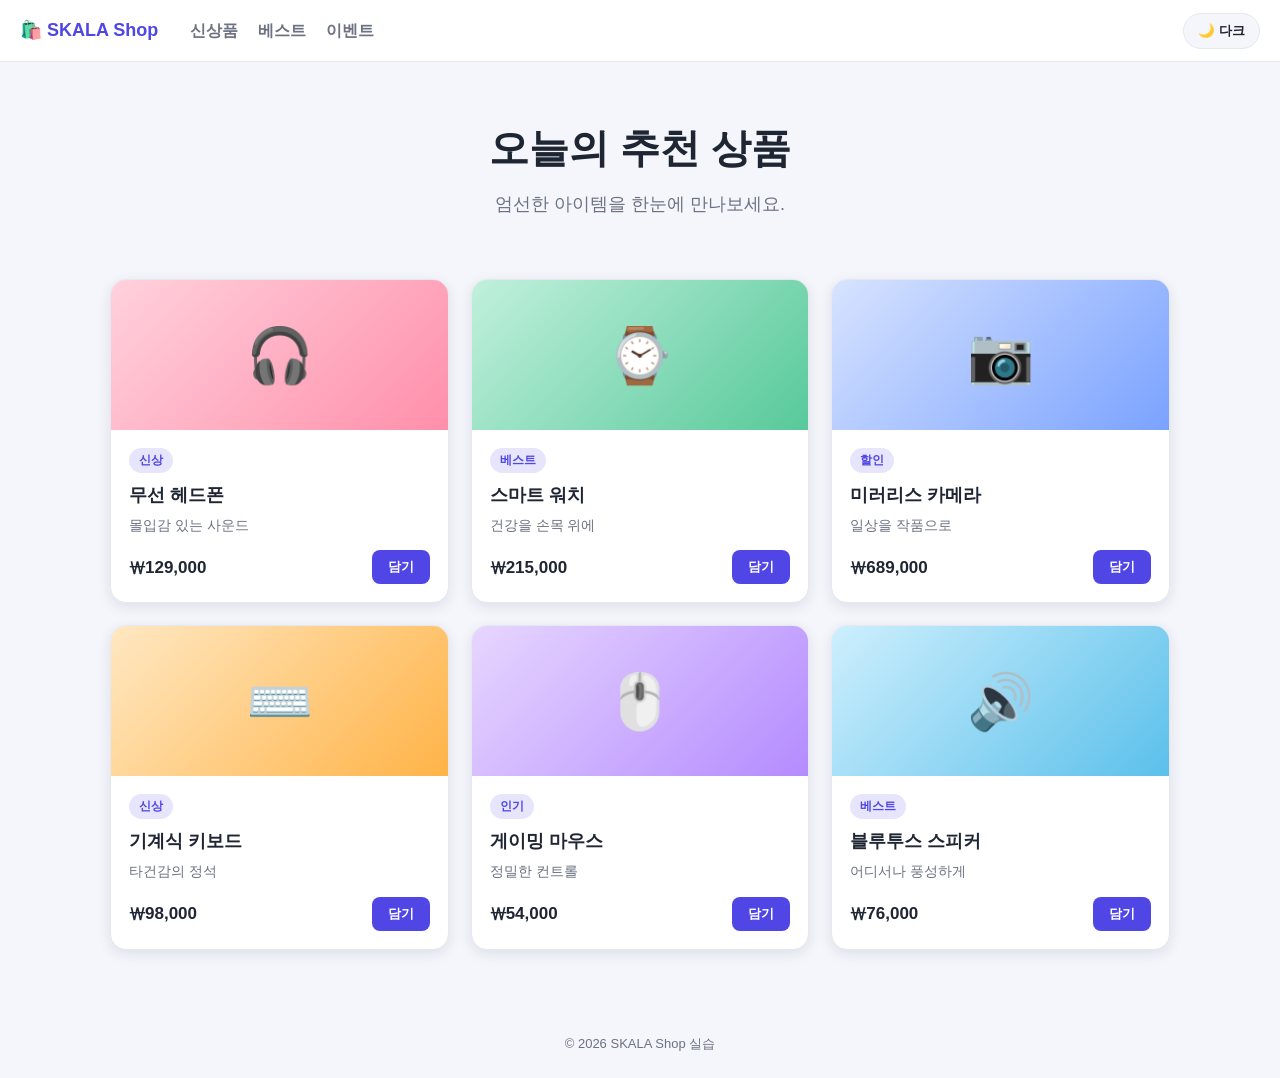
<file: basic/gallery/index.html>
<!DOCTYPE html>
<html lang="ko">
<head>
  <meta charset="UTF-8">
  <meta name="viewport" content="width=device-width, initial-scale=1.0">
  <meta name="description" content="CSS Grid/Flexbox 반응형 상품 카드 갤러리">
  <title>상품 갤러리</title>
  <link rel="stylesheet" href="style.css">
</head>
<body>
  <header class="topbar">
    <span class="logo">🛍️ SKALA Shop</span>
    <nav class="menu">
      <a href="#">신상품</a>
      <a href="#">베스트</a>
      <a href="#">이벤트</a>
    </nav>
    <button id="themeToggle" class="theme-btn">🌙 다크</button>
  </header>

  <section class="hero">
    <h1 class="hero-title">오늘의 추천 상품</h1>
    <p class="hero-sub">엄선한 아이템을 한눈에 만나보세요.</p>
  </section>

  <main class="wrap">
    <section class="grid" aria-label="상품 목록">
      <article class="product">
        <div class="thumb" style="--c1:#ffd1dc; --c2:#ff8fab;">🎧</div>
        <div class="body">
          <span class="tag">신상</span>
          <h3>무선 헤드폰</h3>
          <p class="pdesc">몰입감 있는 사운드</p>
          <div class="meta"><strong>₩129,000</strong><button class="buy">담기</button></div>
        </div>
      </article>
      <article class="product">
        <div class="thumb" style="--c1:#c1f0dc; --c2:#57c99a;">⌚</div>
        <div class="body">
          <span class="tag">베스트</span>
          <h3>스마트 워치</h3>
          <p class="pdesc">건강을 손목 위에</p>
          <div class="meta"><strong>₩215,000</strong><button class="buy">담기</button></div>
        </div>
      </article>
      <article class="product">
        <div class="thumb" style="--c1:#d7e3ff; --c2:#7aa2ff;">📷</div>
        <div class="body">
          <span class="tag">할인</span>
          <h3>미러리스 카메라</h3>
          <p class="pdesc">일상을 작품으로</p>
          <div class="meta"><strong>₩689,000</strong><button class="buy">담기</button></div>
        </div>
      </article>
      <article class="product">
        <div class="thumb" style="--c1:#ffe8c2; --c2:#ffb347;">⌨️</div>
        <div class="body">
          <span class="tag">신상</span>
          <h3>기계식 키보드</h3>
          <p class="pdesc">타건감의 정석</p>
          <div class="meta"><strong>₩98,000</strong><button class="buy">담기</button></div>
        </div>
      </article>
      <article class="product">
        <div class="thumb" style="--c1:#e7d6ff; --c2:#b48bff;">🖱️</div>
        <div class="body">
          <span class="tag">인기</span>
          <h3>게이밍 마우스</h3>
          <p class="pdesc">정밀한 컨트롤</p>
          <div class="meta"><strong>₩54,000</strong><button class="buy">담기</button></div>
        </div>
      </article>
      <article class="product">
        <div class="thumb" style="--c1:#cdeffd; --c2:#5bc0eb;">🔊</div>
        <div class="body">
          <span class="tag">베스트</span>
          <h3>블루투스 스피커</h3>
          <p class="pdesc">어디서나 풍성하게</p>
          <div class="meta"><strong>₩76,000</strong><button class="buy">담기</button></div>
        </div>
      </article>
    </section>
  </main>

  <footer class="site-footer">© 2026 SKALA Shop 실습</footer>

  <script>
    const btn = document.getElementById('themeToggle');
    btn.addEventListener('click', () => {
      const dark = document.body.classList.toggle('dark');
      btn.textContent = dark ? '☀️ 라이트' : '🌙 다크';
    });
  </script>
</body>
</html>
</file>
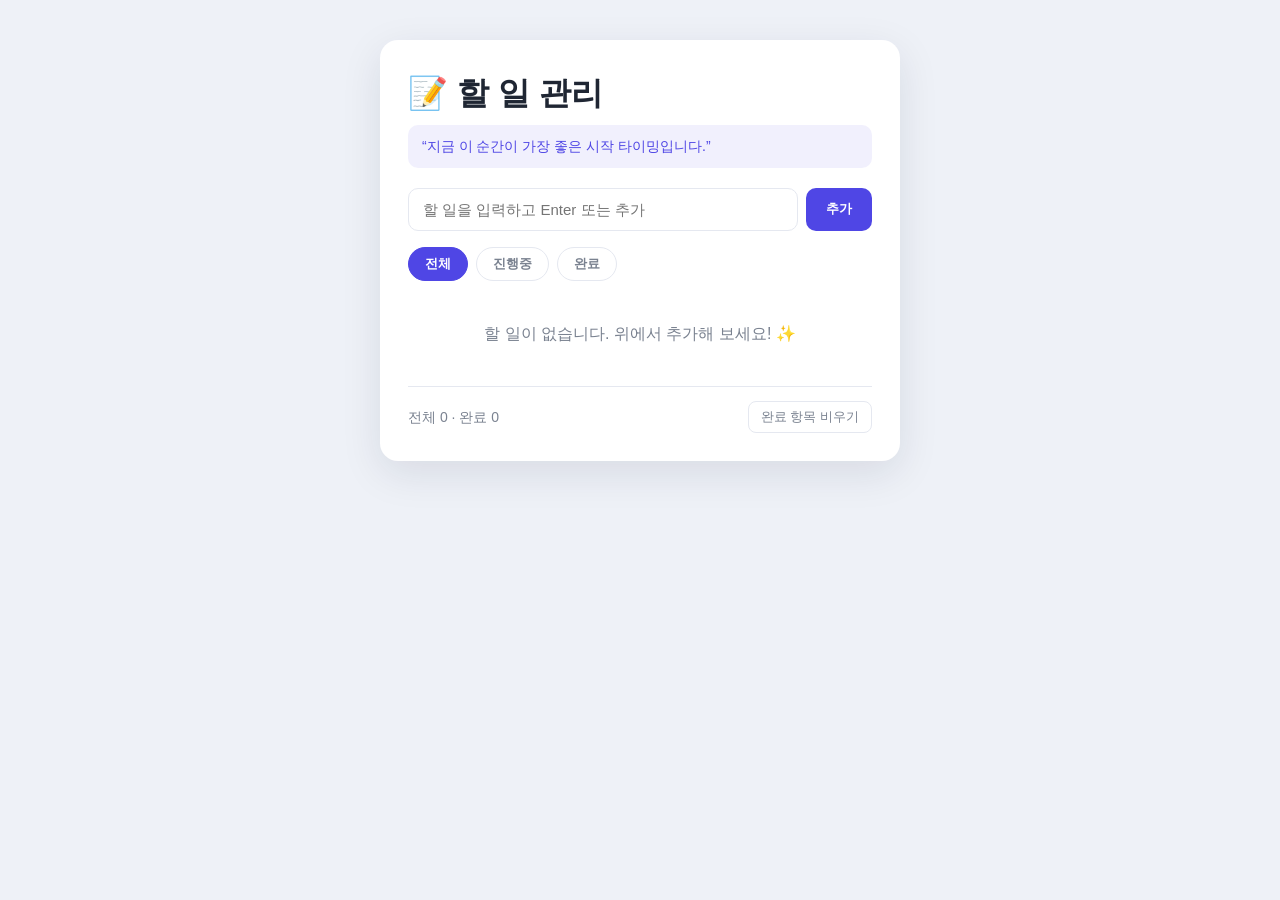
<file: basic/todo/index.html>
<!DOCTYPE html>
<html lang="ko">
<head>
  <meta charset="UTF-8">
  <meta name="viewport" content="width=device-width, initial-scale=1.0">
  <meta name="description" content="DOM·이벤트·비동기·모듈·localStorage 종합 할 일 관리 앱">
  <title>할 일 관리</title>
  <link rel="stylesheet" href="style.css">
</head>
<body>
  <main class="app">
    <header class="app-head">
      <h1>📝 할 일 관리</h1>
      <!-- 오늘의 한마디: fetch 로 비동기 로드 (실패 시 기본 문구) -->
      <p id="quote" class="quote">오늘의 한마디를 불러오는 중…</p>
    </header>

    <!-- 추가: 버튼 또는 Enter (form submit) -->
    <form id="addForm" class="add-form">
      <input type="text" id="todoInput" placeholder="할 일을 입력하고 Enter 또는 추가"
             autocomplete="off" aria-label="할 일 입력">
      <button type="submit" class="btn-add">추가</button>
    </form>

    <!-- 필터 -->
    <div class="filters">
      <button class="filter active" data-filter="all">전체</button>
      <button class="filter" data-filter="active">진행중</button>
      <button class="filter" data-filter="done">완료</button>
    </div>

    <ul id="list" class="todo-list"></ul>
    <p id="empty" class="empty">할 일이 없습니다. 위에서 추가해 보세요! ✨</p>

    <!-- 하단 요약 -->
    <footer class="summary">
      <span id="summary">전체 0 · 완료 0</span>
      <button id="clearDone" class="btn-clear">완료 항목 비우기</button>
    </footer>
  </main>

  <script type="module" src="app.js"></script>
</body>
</html>
</file>
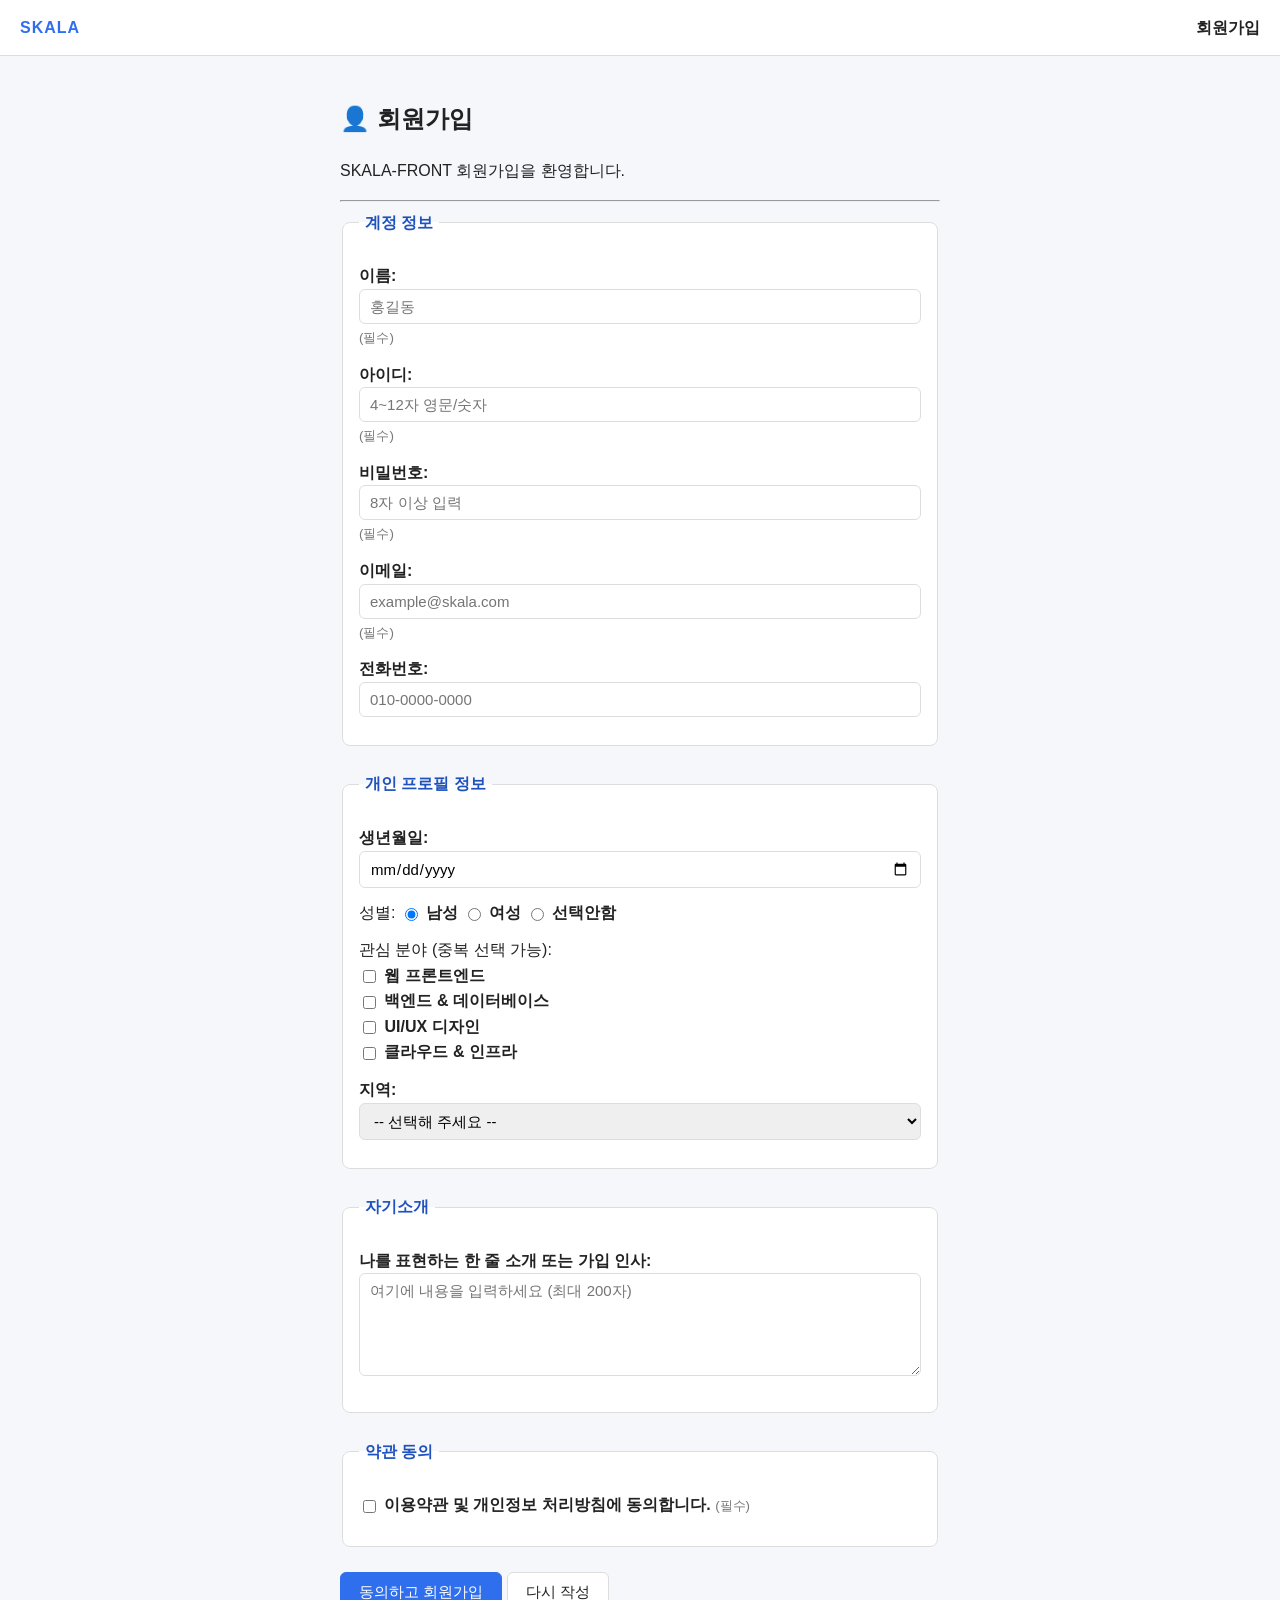
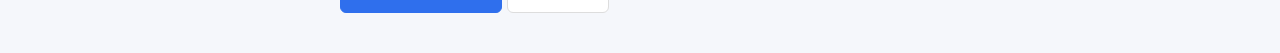
<file: basic/signup/signUp.html>
<!DOCTYPE html>
<html lang="ko">
<head>
  <meta charset="UTF-8">
  <meta name="viewport" content="width=device-width, initial-scale=1.0">
  <meta name="description" content="회원가입 폼 - HTML Form 종합실습">
  <meta name="author" content="SKALA">
  <title>회원가입</title>
  <link rel="stylesheet" href="style.css">
</head>
<body>
  <header class="site-header">
    <span class="logo">SKALA</span>
    <nav>
      <a href="signUp.html" class="active">회원가입</a>
    </nav>
  </header>

  <div class="container">
    <h2>👤 회원가입</h2>
    <p>SKALA-FRONT 회원가입을 환영합니다.</p>
    <hr>

    <form action="signUpResult.html" method="get">

      <fieldset>
        <legend>계정 정보</legend>
        <p>
          <label for="userName">이름: </label>
          <input type="text" id="userName" name="userName" required placeholder="홍길동">
          <small>(필수)</small>
        </p>
        <p>
          <label for="userId">아이디: </label>
          <input type="text" id="userId" name="userId" required
                 pattern="[A-Za-z0-9]{4,12}" title="영문 또는 숫자 4~12자"
                 placeholder="4~12자 영문/숫자">
          <small>(필수)</small>
        </p>
        <p>
          <label for="userPw">비밀번호: </label>
          <input type="password" id="userPw" name="userPw" required
                 minlength="8" placeholder="8자 이상 입력">
          <small>(필수)</small>
        </p>
        <p>
          <label for="userEmail">이메일: </label>
          <input type="email" id="userEmail" name="userEmail" required
                 placeholder="example@skala.com">
          <small>(필수)</small>
        </p>
        <p>
          <label for="userTel">전화번호: </label>
          <input type="tel" id="userTel" name="userTel"
                 pattern="010-\d{4}-\d{4}" title="010-0000-0000 형식"
                 placeholder="010-0000-0000">
        </p>
      </fieldset>

      <br>

      <fieldset>
        <legend>개인 프로필 정보</legend>
        <p>
          <label for="userBirth">생년월일: </label>
          <input type="date" id="userBirth" name="userBirth">
        </p>
        <p>
          성별:
          <label><input type="radio" name="gender" value="남성" checked> 남성</label>
          <label><input type="radio" name="gender" value="여성"> 여성</label>
          <label><input type="radio" name="gender" value="선택안함"> 선택안함</label>
        </p>
        <p>
          관심 분야 (중복 선택 가능): <br>
          <label><input type="checkbox" name="interest" value="프론트엔드"> 웹 프론트엔드</label><br>
          <label><input type="checkbox" name="interest" value="백엔드"> 백엔드 &amp; 데이터베이스</label><br>
          <label><input type="checkbox" name="interest" value="디자인"> UI/UX 디자인</label><br>
          <label><input type="checkbox" name="interest" value="인프라"> 클라우드 &amp; 인프라</label>
        </p>
        <p>
          <label for="region">지역: </label>
          <select id="region" name="region">
            <option value="" disabled selected>-- 선택해 주세요 --</option>
            <option value="서울">서울</option>
            <option value="경기">경기</option>
            <option value="부산">부산</option>
            <option value="대구">대구</option>
            <option value="기타">기타</option>
          </select>
        </p>
      </fieldset>

      <br>

      <fieldset>
        <legend>자기소개</legend>
        <p>
          <label for="intro">나를 표현하는 한 줄 소개 또는 가입 인사:</label><br>
          <textarea id="intro" name="intro" rows="5" cols="50"
                    maxlength="200" placeholder="여기에 내용을 입력하세요 (최대 200자)"></textarea>
        </p>
      </fieldset>

      <br>

      <fieldset>
        <legend>약관 동의</legend>
        <p>
          <label><input type="checkbox" name="agree" value="동의" required> 이용약관 및 개인정보 처리방침에 동의합니다.</label>
          <small>(필수)</small>
        </p>
      </fieldset>

      <br>

      <input type="submit" class="btn btn-primary" value="동의하고 회원가입">
      <input type="reset" class="btn" value="다시 작성">
    </form>
  </div>
</body>
</html>
</file>
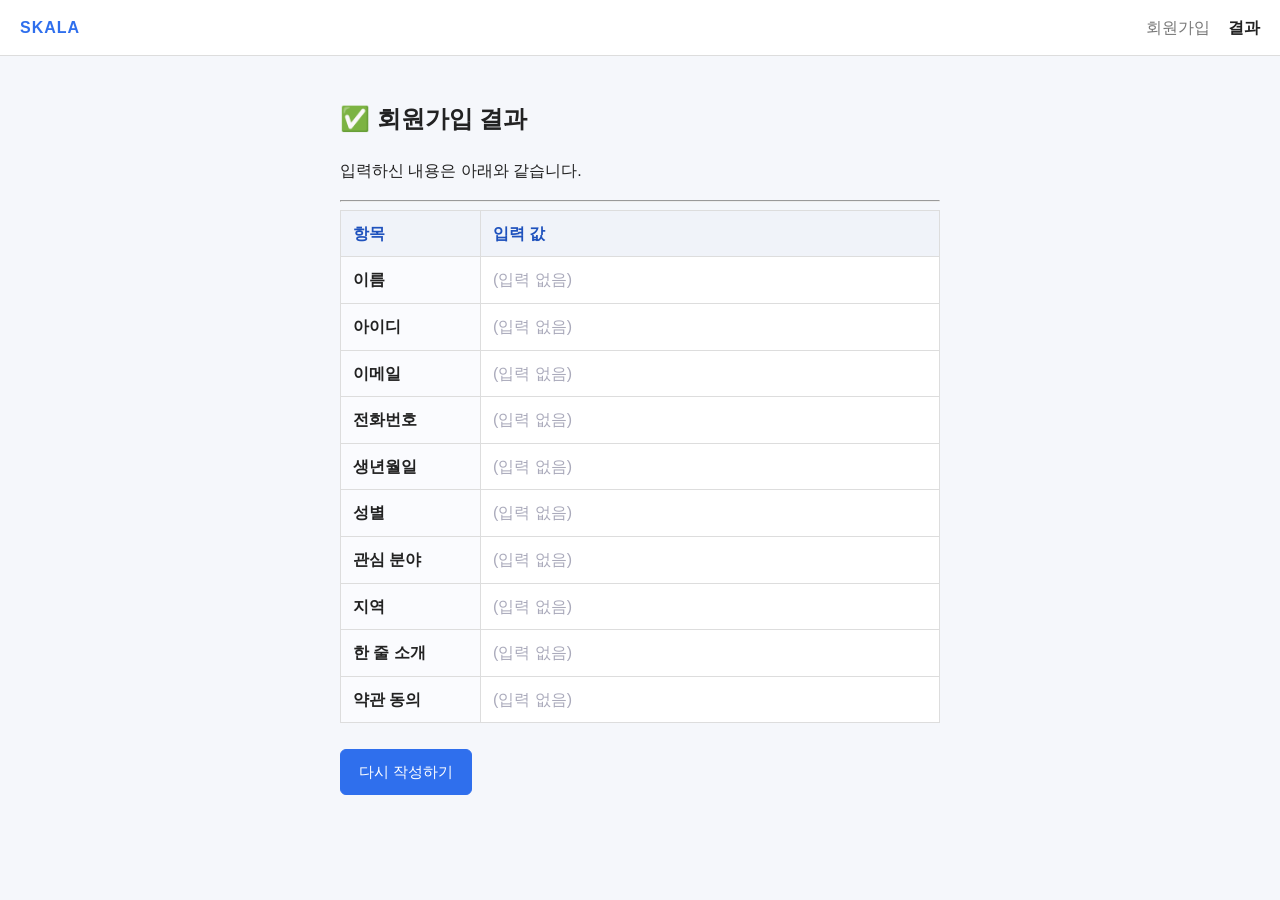
<file: basic/signup/signUpResult.html>
<!DOCTYPE html>
<html lang="ko">
<head>
  <meta charset="UTF-8">
  <meta name="viewport" content="width=device-width, initial-scale=1.0">
  <title>회원가입 결과</title>
  <link rel="stylesheet" href="style.css">
</head>
<body>
  <!-- 결과 페이지에서도 헤더는 계속 고정된다 (position:fixed) -->
  <header class="site-header">
    <span class="logo">SKALA</span>
    <nav>
      <a href="signUp.html">회원가입</a>
      <a href="#" class="active">결과</a>
    </nav>
  </header>

  <div class="container">
    <h2>✅ 회원가입 결과</h2>
    <p>입력하신 내용은 아래와 같습니다.</p>
    <hr>

    <table class="result-table">
      <thead>
        <tr><th>항목</th><th>입력 값</th></tr>
      </thead>
      <tbody id="resultBody"></tbody>
    </table>

    <br>
    <a href="signUp.html" class="btn btn-primary">다시 작성하기</a>
  </div>

  <script>
    // 표시할 항목 순서와 한글 라벨
    const LABELS = {
      userName: '이름',
      userId:   '아이디',
      userEmail:'이메일',
      userTel:  '전화번호',
      userBirth:'생년월일',
      gender:   '성별',
      interest: '관심 분야',
      region:   '지역',
      intro:    '한 줄 소개',
      agree:    '약관 동의',
    };

    const params = new URLSearchParams(location.search);
    const tbody = document.getElementById('resultBody');

    for (const [key, label] of Object.entries(LABELS)) {
      // 같은 name(checkbox)은 복수 값 → getAll 로 모아 콤마로 표시
      const values = params.getAll(key).filter(v => v !== '');
      const text = values.length ? values.join(', ') : '(입력 없음)';

      const tr = document.createElement('tr');
      const th = document.createElement('th');
      th.textContent = label;
      const td = document.createElement('td');
      td.textContent = text;
      if (!values.length) td.className = 'empty';
      tr.append(th, td);
      tbody.appendChild(tr);
    }

    // 비밀번호는 마스킹하여 이름 다음 줄에 표시
    const pw = params.get('userPw');
    if (pw) {
      const tr = document.createElement('tr');
      const th = document.createElement('th'); th.textContent = '비밀번호';
      const td = document.createElement('td'); td.textContent = '●'.repeat(pw.length);
      tr.append(th, td);
      tbody.insertBefore(tr, tbody.children[1] || null);
    }
  </script>
</body>
</html>
</file>
<file: basic/gallery/style.css>
:root {
  --bg: #f4f6fb;
  --surface: #ffffff;
  --text: #1f2633;
  --muted: #6b7280;
  --primary: #4f46e5;
  --border: #e5e8f0;
  --shadow: rgba(20, 30, 60, .10);
}
body.dark {
  --bg: #12151d;
  --surface: #1c212b;
  --text: #eef1f6;
  --muted: #9aa4b2;
  --primary: #8b8bff;
  --border: #2b313d;
  --shadow: rgba(0, 0, 0, .45);
}

* { box-sizing: border-box; }
body {
  margin: 0;
  font-family: "Malgun Gothic", "Segoe UI", sans-serif;
  background: var(--bg);
  color: var(--text);
  line-height: 1.6;
  transition: background .3s, color .3s;
}

.topbar {
  position: sticky; top: 0; z-index: 100;
  display: flex; align-items: center;
  justify-content: space-between;   /* 로고 왼쪽, 나머지 오른쪽 */
  height: 62px; padding: 0 20px;
  background: var(--surface);
  border-bottom: 1px solid var(--border);
}
.logo { font-weight: bold; font-size: 18px; color: var(--primary); }
.menu { display: flex; gap: 20px; margin-left: 32px; }
.menu a { text-decoration: none; color: var(--muted); font-weight: 600; }
.menu a:hover { color: var(--primary); }
.theme-btn {
  margin-left: auto;
  border: 1px solid var(--border); background: var(--bg); color: var(--text);
  padding: 8px 14px; border-radius: 20px; font-weight: 600; cursor: pointer;
}

.hero { text-align: center; padding: 54px 20px 40px; }
.hero-title { font-size: clamp(26px, 4vw, 40px); margin: 0 0 10px; animation: rise .6s ease both; }
.hero-sub { color: var(--muted); font-size: 18px; margin: 0; animation: rise .6s ease .18s both; }
@keyframes rise {
  from { opacity: 0; transform: translateY(24px); }
  to   { opacity: 1; transform: translateY(0); }
}

.wrap { max-width: 1100px; margin: 0 auto; padding: 20px 20px 60px; }
.grid { display: grid; grid-template-columns: repeat(3, 1fr); gap: 22px; }

.product {
  background: var(--surface); border: 1px solid var(--border);
  border-radius: 16px; overflow: hidden; box-shadow: 0 4px 14px var(--shadow);
  transition: transform .2s ease, box-shadow .2s ease;
}
.product:hover { transform: translateY(-8px); box-shadow: 0 16px 34px var(--shadow); }
.thumb {
  height: 150px; display: flex; align-items: center; justify-content: center;
  font-size: 54px; background: linear-gradient(135deg, var(--c1), var(--c2));
}
.body { padding: 16px 18px 18px; }
.tag {
  display: inline-block; font-size: 12px; font-weight: bold; color: var(--primary);
  background: rgba(79,70,229,.14); padding: 3px 10px; border-radius: 20px; margin-bottom: 8px;
}
.body h3 { margin: 0 0 4px; font-size: 18px; }
.pdesc { color: var(--muted); margin: 0 0 14px; font-size: 14px; }
.meta { display: flex; align-items: center; justify-content: space-between; }
.meta strong { font-size: 17px; }
.buy { border: none; background: var(--primary); color: #fff; padding: 8px 16px; border-radius: 8px; font-weight: bold; cursor: pointer; }
.buy:hover { opacity: .88; }

.site-footer { text-align: center; color: var(--muted); padding: 24px; font-size: 13px; }

@media (max-width: 900px) {
  .grid { grid-template-columns: repeat(2, 1fr); }
}
@media (max-width: 600px) {
  .grid { grid-template-columns: 1fr; }
  .menu { display: none; }
}

/* 접근성: OS 동작 줄이기 시 애니메이션 비활성화 */
@media (prefers-reduced-motion: reduce) {
  *, .hero-title, .hero-sub { animation: none !important; transition: none !important; }
}
</file>
<file: basic/todo/style.css>
:root {
  --bg: #eef1f7;
  --surface: #ffffff;
  --text: #1f2633;
  --muted: #7a8290;
  --primary: #4f46e5;
  --line: #e5e8f0;
  --danger: #e5484d;
}
* { box-sizing: border-box; }
body {
  margin: 0;
  font-family: "Malgun Gothic", "Segoe UI", sans-serif;
  background: var(--bg);
  color: var(--text);
  line-height: 1.6;
  display: flex; justify-content: center;
  padding: 40px 16px;
}
.app {
  width: 100%; max-width: 520px;
  background: var(--surface); border-radius: 18px;
  box-shadow: 0 12px 40px rgba(20,30,60,.10); padding: 28px;
}
.app-head h1 { margin: 0 0 6px; }
.quote {
  margin: 0 0 20px; color: var(--primary);
  background: rgba(79,70,229,.08); padding: 10px 14px;
  border-radius: 10px; font-size: 14px; min-height: 40px;
}

.add-form { display: flex; gap: 8px; margin-bottom: 16px; }
.add-form input { flex: 1; padding: 12px 14px; border: 1px solid var(--line); border-radius: 10px; font-size: 15px; }
.add-form input:focus { outline: none; border-color: var(--primary); box-shadow: 0 0 0 3px rgba(79,70,229,.15); }
.btn-add { border: none; background: var(--primary); color: #fff; padding: 0 20px; border-radius: 10px; font-weight: bold; cursor: pointer; }
.btn-add:hover { opacity: .9; }

/* 필터 */
.filters { display: flex; gap: 8px; margin-bottom: 14px; }
.filter { border: 1px solid var(--line); background: var(--surface); color: var(--muted); padding: 7px 16px; border-radius: 20px; font-weight: 600; cursor: pointer; }
.filter.active { background: var(--primary); border-color: var(--primary); color: #fff; }

/* 목록 */
.todo-list { list-style: none; margin: 0; padding: 0; }
.todo { display: flex; align-items: center; gap: 10px; padding: 12px 6px; border-bottom: 1px solid var(--line); }
.check { display: flex; align-items: center; gap: 10px; flex: 1; cursor: pointer; }
.check input { width: 18px; height: 18px; cursor: pointer; }
.text { font-size: 15px; }
/* 완료 항목: 취소선 */
.todo.done .text { text-decoration: line-through; color: var(--muted); }
.del { border: none; background: transparent; color: var(--muted); font-size: 16px; cursor: pointer; padding: 4px 8px; border-radius: 6px; }
.del:hover { background: #fdecec; color: var(--danger); }

.empty { text-align: center; color: var(--muted); padding: 24px 0; }

/* 요약 */
.summary { display: flex; align-items: center; justify-content: space-between; margin-top: 16px; padding-top: 14px; border-top: 1px solid var(--line); color: var(--muted); font-size: 14px; }
.btn-clear { border: 1px solid var(--line); background: var(--surface); color: var(--muted); padding: 6px 12px; border-radius: 8px; cursor: pointer; font-size: 13px; }
.btn-clear:hover { color: var(--danger); border-color: var(--danger); }
</file>
<file: basic/signup/style.css>
:root {
  --main-color: #2f6fed;
  --main-dark: #1f52bd;
  --text-color: #222;
  --muted: #777;
  --border: #ddd;
  --default-padding: 16px;
}

* { box-sizing: border-box; }
body {
  margin: 0;
  font-family: "Malgun Gothic", "Segoe UI", sans-serif;
  color: var(--text-color);
  background: #f5f7fb;
  line-height: 1.6;
}

.site-header {
  position: fixed;
  top: 0; left: 0; right: 0;
  z-index: 1000;
  display: flex;
  align-items: center;
  justify-content: space-between;
  height: 56px;
  padding: 0 20px;
  background: #fff;
  border-bottom: 1px solid var(--border);
}
.site-header .logo { font-weight: bold; color: var(--main-color); letter-spacing: 1px; }
.site-header nav a { margin-left: 14px; text-decoration: none; color: var(--muted); }
.site-header nav a.active { color: var(--text-color); font-weight: bold; }

.container {
  max-width: 640px;
  margin: 0 auto;
  padding: 80px 20px 40px; /* fixed 헤더 높이만큼 상단 여백 */
}

fieldset {
  border: 1px solid var(--border);
  border-radius: 8px;
  padding: var(--default-padding);
  background: #fff;
}
legend { font-weight: bold; color: var(--main-dark); padding: 0 6px; }
form p { margin: 12px 0; }
label { font-weight: 600; }
small { color: var(--muted); }

input[type=text], input[type=password], input[type=email],
input[type=tel], input[type=date], select, textarea {
  padding: 8px 10px;
  border: 1px solid var(--border);
  border-radius: 6px;
  font-size: 15px;
  font-family: inherit;
}
input[type=text], input[type=password], input[type=email],
input[type=tel], input[type=date], select, textarea { width: 100%; }
textarea { resize: vertical; }
/* radio/checkbox 는 라벨과 인라인 배치 */
input[type=radio], input[type=checkbox] { width: auto; margin-right: 4px; }
form p label input[type=radio],
form p label input[type=checkbox] { vertical-align: middle; }

input:hover, select:hover, textarea:hover { border-color: #b9c2d0; }
input:focus, select:focus, textarea:focus {
  outline: none;
  border-color: var(--main-color);
  box-shadow: 0 0 0 3px rgba(47,111,237,.15);
}

.btn {
  padding: 10px 18px;
  border: 1px solid var(--border);
  border-radius: 6px;
  background: #fff;
  color: var(--text-color);
  font-size: 15px;
  cursor: pointer;
  text-decoration: none;
  display: inline-block;
}
.btn:hover { background: #eef1f6; }
.btn-primary { background: var(--main-color); border-color: var(--main-color); color: #fff; }
.btn-primary:hover { background: var(--main-dark); }

.result-table { width: 100%; border-collapse: collapse; background: #fff; }
.result-table th, .result-table td {
  border: 1px solid var(--border);
  padding: 10px 12px;
  text-align: left;
}
.result-table thead th { background: #f0f3f9; color: var(--main-dark); }
.result-table tbody th { width: 140px; background: #fafbfe; }
.result-table td.empty { color: #aab; }
</file>
